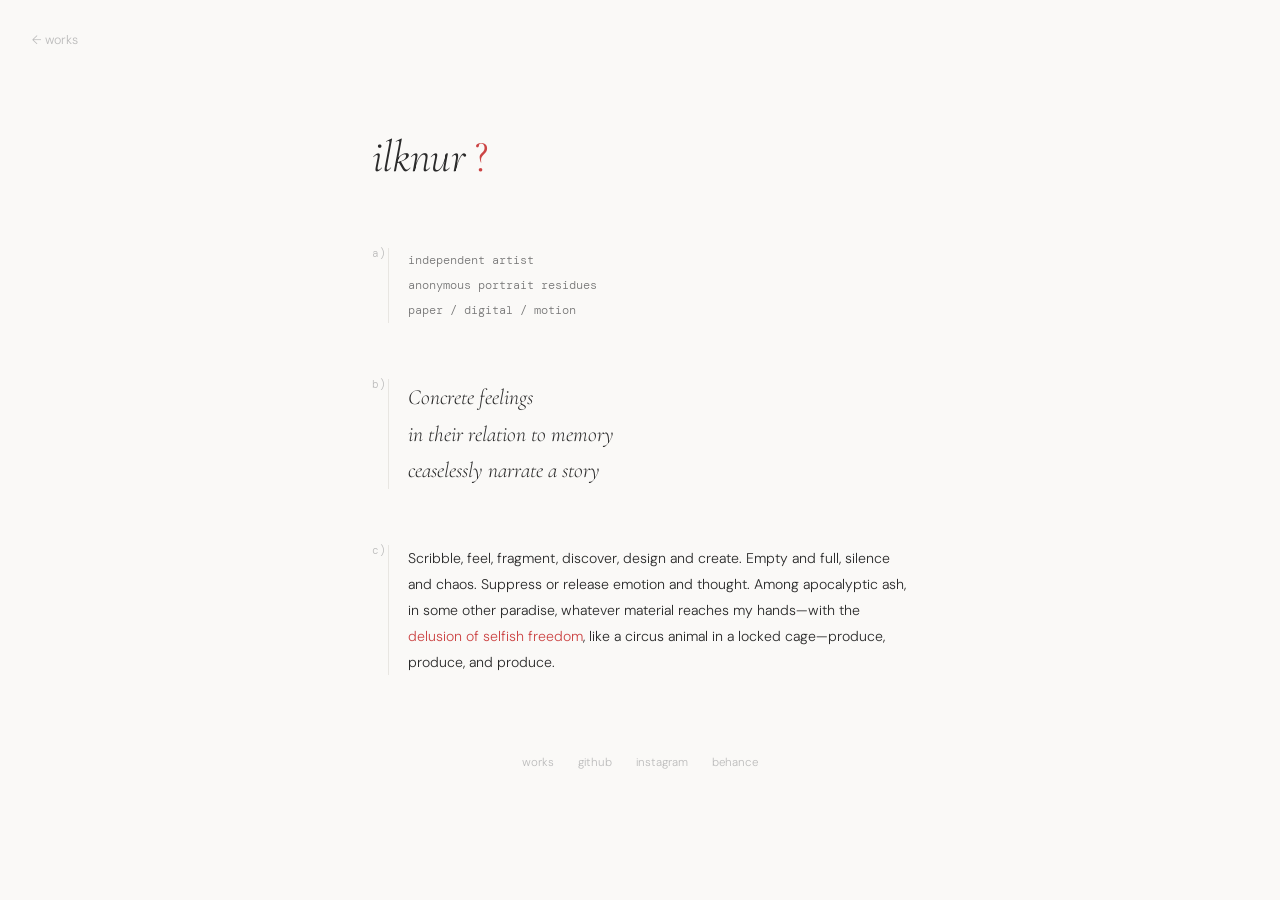
<file: about.html>
<!DOCTYPE html>
<html lang="tr">
<head>
  <meta charset="UTF-8">
  <meta name="viewport" content="width=device-width, initial-scale=1.0">
  <title>ilknur budak — about</title>
  <style>
    @import url('https://fonts.googleapis.com/css2?family=DM+Sans:ital,wght@0,300;0,400;0,500;1,300;1,400&family=DM+Mono:wght@300;400&family=Cormorant+Garamond:ital,wght@0,300;0,400;1,300;1,400&display=swap');

    * { margin: 0; padding: 0; box-sizing: border-box; }

    :root {
      --fg: #2a2a2a;
      --fg-soft: #777;
      --fg-faint: #bbb;
      --bg: #faf9f7;
      --accent: #c44;
      --line: #e8e6e2;
    }

    body {
      background: var(--bg);
      color: var(--fg);
      font-family: 'DM Sans', sans-serif;
      -webkit-font-smoothing: antialiased;
      min-height: 100vh;
      display: flex;
      align-items: center;
      justify-content: center;
    }

    .page {
      max-width: 600px;
      margin: 0 auto;
      padding: 100px 32px;
    }

    /* ── back ── */
    .back {
      position: fixed;
      top: 32px;
      left: 32px;
      font-size: 0.78rem;
      font-weight: 300;
      color: var(--fg-faint);
      text-decoration: none;
      transition: color 0.2s;
    }

    .back:hover { color: var(--fg); }

    /* ── name ── */
    .name {
      font-family: 'Cormorant Garamond', serif;
      font-size: 2.8rem;
      font-weight: 300;
      font-style: italic;
      letter-spacing: -0.02em;
      margin-bottom: 8px;
    }

    .name .q {
      font-style: normal;
      color: var(--accent);
      font-weight: 300;
    }

    /* ── sections ── */
    .sections {
      margin-top: 64px;
      display: grid;
      gap: 56px;
    }

    .section {
      position: relative;
      padding-left: 36px;
    }

    .section-letter {
      position: absolute;
      left: 0;
      top: -2px;
      font-family: 'DM Mono', monospace;
      font-size: 0.7rem;
      font-weight: 300;
      color: var(--fg-faint);
    }

    .section-line {
      position: absolute;
      left: 16px;
      top: 0;
      bottom: 0;
      width: 1px;
      background: var(--line);
    }

    /* a) — siirsel, serif, italik */
    .section-a p {
      font-family: 'Cormorant Garamond', serif;
      font-size: 1.35rem;
      font-weight: 300;
      font-style: italic;
      line-height: 1.7;
      color: var(--fg);
    }

    /* b) — kisa, mono, cool */
    .section-b p {
      font-family: 'DM Mono', monospace;
      font-size: 0.78rem;
      font-weight: 300;
      line-height: 2;
      color: var(--fg-soft);
    }

    /* c) — manifesto, sans, yogun */
    .section-c p {
      font-family: 'DM Sans', sans-serif;
      font-size: 0.88rem;
      font-weight: 300;
      line-height: 1.85;
      color: var(--fg);
    }

    .section-c p .hot {
      color: var(--accent);
    }

    /* ── footer ── */
    footer {
      margin-top: 80px;
      text-align: center;
    }

    footer a {
      font-size: 0.72rem;
      font-weight: 300;
      color: var(--fg-faint);
      text-decoration: none;
      transition: color 0.2s;
    }

    footer a:hover { color: var(--accent); }

    footer .links {
      display: flex;
      justify-content: center;
      gap: 24px;
    }

    /* ── responsive ── */
    @media (max-width: 600px) {
      .page { padding: 80px 20px; }
      .name { font-size: 2rem; }
      .section-a p { font-size: 1.15rem; }
    }
  </style>
</head>
<body>

  <a href="index.html" class="back">&larr; works</a>

  <div class="page">

    <h1 class="name">ilknur <span class="q">?</span></h1>

    <div class="sections">

      <div class="section section-b">
        <span class="section-letter">a)</span>
        <div class="section-line"></div>
        <p>
          independent artist<br>
          anonymous portrait residues<br>
          paper / digital / motion
        </p>
      </div>

      <div class="section section-a">
        <span class="section-letter">b)</span>
        <div class="section-line"></div>
        <p>
          Concrete feelings<br>
          in their relation to memory<br>
          ceaselessly narrate a story
        </p>
      </div>

      <div class="section section-c">
        <span class="section-letter">c)</span>
        <div class="section-line"></div>
        <p>
          Scribble, feel, fragment, discover, design and create. Empty and full, silence and chaos. Suppress or release emotion and thought. Among apocalyptic ash, in some other paradise, whatever material reaches my hands—with the <span class="hot">delusion of selfish freedom</span>, like a circus animal in a locked cage—produce, produce, and produce.
        </p>
      </div>

    </div>

    <footer>
      <div class="links">
        <a href="index.html">works</a>
        <a href="https://github.com/illlknurbudak">github</a>
        <a href="https://www.instagram.com/llkn0r/">instagram</a>
        <a href="https://www.behance.net/illlknurbudak">behance</a>
      </div>
    </footer>

  </div>

</body>
</html>
</file>
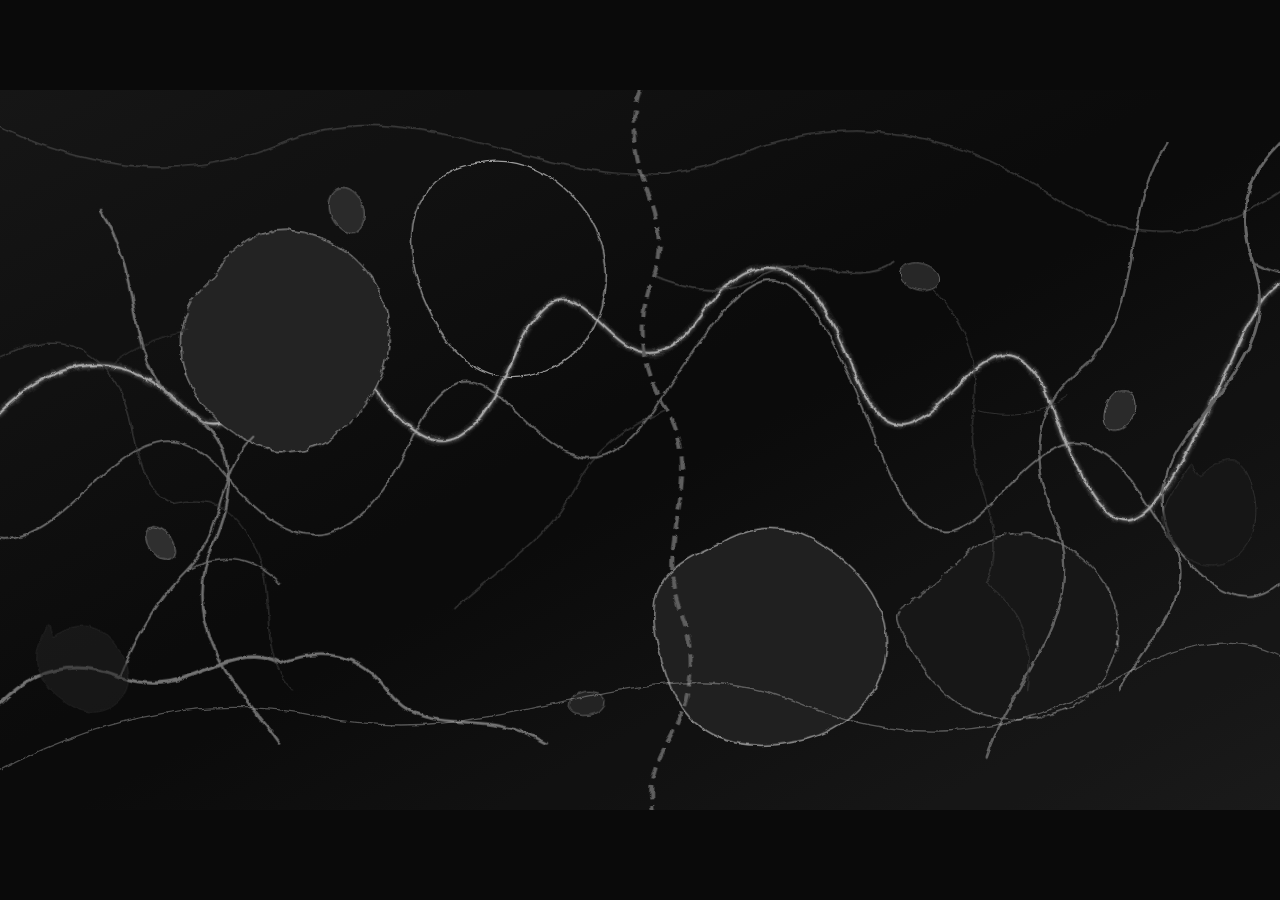
<file: biomorphic.html>
<!DOCTYPE html>
<html lang="tr">
<head>
  <meta charset="UTF-8">
  <meta name="viewport" content="width=1920, height=1080">
  <title>Biomorphic Flow</title>
  <style>
    * { margin: 0; padding: 0; box-sizing: border-box; }
    body {
      background: #0a0a0a;
      overflow: hidden;
      display: flex;
      align-items: center;
      justify-content: center;
      min-height: 100vh;
    }
    svg {
      width: 100vw;
      height: 56.25vw;
      max-height: 100vh;
      max-width: 177.78vh;
    }

    /* Flowing wave animations */
    .flow-primary {
      animation: waveDrift 12s ease-in-out infinite;
      transform-origin: center;
    }
    .flow-secondary {
      animation: waveDrift 15s ease-in-out infinite reverse;
      transform-origin: center;
    }

    @keyframes waveDrift {
      0%, 100% { transform: translateY(0) translateX(0); }
      25% { transform: translateY(-15px) translateX(10px); }
      50% { transform: translateY(5px) translateX(-8px); }
      75% { transform: translateY(-8px) translateX(12px); }
    }

    /* Breathing blob animations */
    .blob {
      animation: breathe 8s ease-in-out infinite;
      transform-origin: center;
    }
    .blob-2 {
      animation: breathe 10s ease-in-out infinite;
      animation-delay: -3s;
    }

    @keyframes breathe {
      0%, 100% { transform: scale(1) rotate(0deg); }
      30% { transform: scale(1.08) rotate(2deg); }
      60% { transform: scale(0.95) rotate(-1deg); }
    }

    /* Tendril sway */
    .tendril {
      animation: sway 7s ease-in-out infinite;
      transform-origin: top center;
    }
    .tendril-2 {
      animation: sway 9s ease-in-out infinite reverse;
      transform-origin: top center;
    }

    @keyframes sway {
      0%, 100% { transform: rotate(0deg) translateX(0); }
      33% { transform: rotate(3deg) translateX(15px); }
      66% { transform: rotate(-2deg) translateX(-10px); }
    }

    /* Root growth pulse */
    .roots {
      animation: rootPulse 6s ease-in-out infinite;
    }
    .roots-2 {
      animation: rootPulse 8s ease-in-out infinite;
      animation-delay: -2s;
    }

    @keyframes rootPulse {
      0%, 100% { stroke-width: 5; opacity: 0.8; }
      50% { stroke-width: 6; opacity: 1; }
    }

    /* Vein pulse */
    .vein {
      animation: veinFlow 4s ease-in-out infinite;
    }

    @keyframes veinFlow {
      0%, 100% { stroke-dashoffset: 0; opacity: 0.6; }
      50% { stroke-dashoffset: 50; opacity: 0.9; }
    }

    /* Floating particles */
    .particle {
      animation: float 10s ease-in-out infinite;
    }
    .particle-1 { animation-delay: 0s; }
    .particle-2 { animation-delay: -2s; }
    .particle-3 { animation-delay: -4s; }
    .particle-4 { animation-delay: -6s; }
    .particle-5 { animation-delay: -8s; }

    @keyframes float {
      0%, 100% { transform: translateY(0) rotate(0deg); opacity: 0.7; }
      25% { transform: translateY(-20px) rotate(5deg); opacity: 0.9; }
      50% { transform: translateY(-5px) rotate(-3deg); opacity: 0.6; }
      75% { transform: translateY(-15px) rotate(2deg); opacity: 0.85; }
    }

    /* Mycelium shimmer */
    .mycelium {
      animation: shimmer 5s ease-in-out infinite;
    }
    .mycelium-2 {
      animation: shimmer 6s ease-in-out infinite;
      animation-delay: -2.5s;
    }

    @keyframes shimmer {
      0%, 100% { opacity: 0.3; stroke-width: 1.5; }
      50% { opacity: 0.7; stroke-width: 2; }
    }

    /* Cellular morph */
    .cell {
      animation: morph 12s ease-in-out infinite;
      transform-origin: center;
    }
    .cell-2 {
      animation: morph 14s ease-in-out infinite;
      animation-delay: -5s;
    }

    @keyframes morph {
      0%, 100% { transform: scale(1) skewX(0deg); }
      25% { transform: scale(1.05) skewX(2deg); }
      50% { transform: scale(0.97) skewX(-1deg); }
      75% { transform: scale(1.03) skewX(1deg); }
    }

    /* Sweep drift */
    .sweep {
      animation: sweepMove 20s linear infinite;
    }
    .sweep-top {
      animation: sweepMove 25s linear infinite reverse;
    }

    @keyframes sweepMove {
      0% { transform: translateX(-30px); }
      100% { transform: translateX(30px); }
    }

    /* Background subtle pulse */
    .bg-pulse {
      animation: bgPulse 8s ease-in-out infinite;
    }

    @keyframes bgPulse {
      0%, 100% { opacity: 1; }
      50% { opacity: 0.92; }
    }

    /* Grain flicker */
    .grain {
      animation: grainFlicker 0.5s steps(2) infinite;
    }

    @keyframes grainFlicker {
      0%, 100% { opacity: 0.12; }
      50% { opacity: 0.18; }
    }
  </style>
</head>
<body>

<svg xmlns="http://www.w3.org/2000/svg" viewBox="0 0 1920 1080">
  <defs>
    <filter id="grunge" x="-20%" y="-20%" width="140%" height="140%">
      <feTurbulence type="fractalNoise" baseFrequency="0.04" numOctaves="5" result="noise"/>
      <feDisplacementMap in="SourceGraphic" in2="noise" scale="8" xChannelSelector="R" yChannelSelector="G"/>
    </filter>

    <filter id="roughEdge" x="-10%" y="-10%" width="120%" height="120%">
      <feTurbulence type="turbulence" baseFrequency="0.05" numOctaves="3" result="noise"/>
      <feDisplacementMap in="SourceGraphic" in2="noise" scale="4"/>
    </filter>

    <filter id="grain">
      <feTurbulence type="fractalNoise" baseFrequency="0.7" numOctaves="4" stitchTiles="stitch" result="noise"/>
      <feColorMatrix type="saturate" values="0"/>
      <feBlend in="SourceGraphic" mode="multiply"/>
    </filter>

    <filter id="glow">
      <feGaussianBlur stdDeviation="3" result="blur"/>
      <feMerge>
        <feMergeNode in="blur"/>
        <feMergeNode in="SourceGraphic"/>
      </feMerge>
    </filter>

    <linearGradient id="fadeGrad" x1="0%" y1="0%" x2="100%" y2="100%">
      <stop offset="0%" style="stop-color:#1a1a1a"/>
      <stop offset="50%" style="stop-color:#0d0d0d"/>
      <stop offset="100%" style="stop-color:#1f1f1f"/>
    </linearGradient>
  </defs>

  <!-- Background -->
  <rect class="bg-pulse" width="1920" height="1080" fill="url(#fadeGrad)"/>

  <g filter="url(#grunge)">

    <!-- Primary organic flow -->
    <path class="flow-primary" d="M-50 540
             Q 120 320, 280 480
             C 380 580, 420 280, 520 400
             S 680 620, 780 380
             C 880 180, 920 520, 1050 340
             Q 1180 160, 1280 420
             C 1380 680, 1480 220, 1580 480
             S 1720 680, 1850 400
             Q 1970 120, 2000 540"
          fill="none" stroke="#e8e8e8" stroke-width="3" opacity="0.9" filter="url(#glow)"/>

    <!-- Secondary wave -->
    <path class="flow-secondary" d="M-80 620
             C 80 820, 180 380, 340 580
             Q 500 780, 620 520
             C 740 260, 820 720, 980 480
             S 1180 180, 1320 540
             C 1460 900, 1540 320, 1720 620
             Q 1900 920, 2000 580"
          fill="none" stroke="#c0c0c0" stroke-width="2.5" opacity="0.7"/>

    <!-- Organic blobs -->
    <path class="blob" d="M320 280
             Q 380 180, 480 220
             C 580 260, 620 380, 540 480
             Q 460 580, 360 520
             C 260 460, 240 340, 320 280"
          fill="#2a2a2a" stroke="#d0d0d0" stroke-width="1.5" filter="url(#roughEdge)"/>

    <path class="blob-2" d="M1420 720
             Q 1520 620, 1620 700
             C 1720 780, 1680 920, 1560 940
             Q 1440 960, 1380 860
             C 1320 760, 1340 800, 1420 720"
          fill="#1f1f1f" stroke="#b8b8b8" stroke-width="1.5" filter="url(#roughEdge)"/>

    <!-- Tendrils -->
    <path class="tendril" d="M150 180
             C 220 280, 180 420, 280 480
             Q 380 540, 320 680
             C 260 820, 380 920, 420 980"
          fill="none" stroke="#a0a0a0" stroke-width="4" stroke-linecap="round" opacity="0.8"/>

    <path class="tendril-2" d="M1750 80
             C 1680 180, 1720 340, 1620 420
             Q 1520 500, 1580 640
             C 1640 780, 1520 880, 1480 1000"
          fill="none" stroke="#909090" stroke-width="3.5" stroke-linecap="round" opacity="0.75"/>

    <!-- Cellular structures -->
    <path class="cell" d="M680 120
             Q 780 80, 860 160
             C 940 240, 920 380, 820 420
             Q 720 460, 660 360
             C 600 260, 600 160, 680 120"
          fill="none" stroke="#d8d8d8" stroke-width="2" opacity="0.85"/>

    <path class="cell-2" d="M1080 680
             Q 1180 620, 1280 720
             C 1380 820, 1320 960, 1180 980
             Q 1040 1000, 1000 880
             C 960 760, 980 720, 1080 680"
          fill="#252525" stroke="#c8c8c8" stroke-width="1.8"/>

    <!-- Root branches -->
    <g class="roots" stroke="#888888" fill="none" stroke-linecap="round">
      <path d="M0 920 Q 80 840, 180 880 C 280 920, 340 820, 420 860" stroke-width="5"/>
      <path d="M180 880 Q 220 780, 280 720 C 340 660, 320 580, 380 520" stroke-width="3"/>
      <path d="M280 720 Q 360 680, 420 740" stroke-width="2"/>
      <path d="M420 860 Q 520 820, 580 900 C 640 980, 720 920, 820 980" stroke-width="4"/>
    </g>

    <g class="roots-2" stroke="#787878" fill="none" stroke-linecap="round" transform="translate(1200, -100)">
      <path d="M720 180 Q 640 260, 680 360 C 720 460, 640 540, 580 620" stroke-width="4.5"/>
      <path d="M680 360 Q 760 400, 820 340 C 880 280, 920 360, 980 320" stroke-width="3"/>
      <path d="M580 620 Q 520 700, 560 780 C 600 860, 520 920, 480 1000" stroke-width="3.5"/>
    </g>

    <!-- Vein structures -->
    <path class="vein" d="M960 0
             C 920 120, 1020 180, 980 280
             Q 940 380, 1000 480
             C 1060 580, 980 680, 1020 780
             Q 1060 880, 1000 980
             C 940 1080, 1020 1120, 980 1200"
          fill="none" stroke="#707070" stroke-width="6" stroke-dasharray="20 10"/>

    <path d="M980 280 Q 1080 320, 1140 280 C 1200 240, 1280 300, 1340 260"
          fill="none" stroke="#686868" stroke-width="2.5" opacity="0.7"/>
    <path d="M1000 480 Q 900 520, 860 600 C 820 680, 740 720, 680 780"
          fill="none" stroke="#606060" stroke-width="2" opacity="0.65"/>

    <!-- Floating particles -->
    <ellipse class="particle particle-1" cx="520" cy="180" rx="25" ry="35" fill="#333" stroke="#aaa" stroke-width="1"
             transform="rotate(-20 520 180)"/>
    <ellipse class="particle particle-2" cx="1380" cy="280" rx="30" ry="20" fill="#2d2d2d" stroke="#999" stroke-width="1"
             transform="rotate(15 1380 280)"/>
    <ellipse class="particle particle-3" cx="240" cy="680" rx="18" ry="28" fill="#383838" stroke="#b0b0b0" stroke-width="1"
             transform="rotate(-35 240 680)"/>
    <ellipse class="particle particle-4" cx="1680" cy="480" rx="22" ry="32" fill="#303030" stroke="#a8a8a8" stroke-width="1"
             transform="rotate(25 1680 480)"/>
    <ellipse class="particle particle-5" cx="880" cy="920" rx="28" ry="18" fill="#2b2b2b" stroke="#9a9a9a" stroke-width="1"
             transform="rotate(-10 880 920)"/>

    <!-- Mycelium -->
    <g class="mycelium" stroke="#585858" fill="none" stroke-linecap="round">
      <path d="M0 400 Q 100 350, 160 420 C 220 490, 180 580, 260 620" stroke-width="1.5"/>
      <path d="M160 420 Q 200 380, 280 360" stroke-width="1"/>
      <path d="M260 620 Q 340 600, 380 680 C 420 760, 380 840, 440 900" stroke-width="1.2"/>
    </g>

    <g class="mycelium-2" stroke="#505050" fill="none" stroke-linecap="round" transform="translate(1400, 0)">
      <path d="M0 300 Q 80 380, 60 480 C 40 580, 120 640, 80 740" stroke-width="1.5"/>
      <path d="M60 480 Q 140 500, 200 460" stroke-width="1"/>
      <path d="M80 740 Q 160 800, 140 900" stroke-width="1.2"/>
    </g>

    <!-- Sweeps -->
    <path class="sweep" d="M-100 1080
             Q 200 880, 480 940
             C 760 1000, 960 820, 1200 920
             Q 1440 1020, 1680 880
             C 1920 740, 2020 920, 2100 1080"
          fill="none" stroke="#e0e0e0" stroke-width="2" opacity="0.4"/>

    <path class="sweep-top" d="M-100 0
             Q 180 180, 420 80
             C 660 -20, 860 200, 1100 100
             Q 1340 0, 1580 160
             C 1820 320, 2000 80, 2100 0"
          fill="none" stroke="#d0d0d0" stroke-width="1.8" opacity="0.35"/>

    <!-- Background shapes -->
    <path class="blob" d="M1800 580
             Q 1860 520, 1880 600
             C 1900 680, 1840 740, 1780 700
             Q 1720 660, 1760 600
             C 1800 540, 1780 560, 1800 580"
          fill="#222" stroke="#666" stroke-width="1" opacity="0.6"/>

    <path class="blob-2" d="M80 820
             Q 140 780, 180 840
             C 220 900, 160 960, 100 920
             Q 40 880, 60 830
             C 80 780, 70 810, 80 820"
          fill="#262626" stroke="#5a5a5a" stroke-width="1" opacity="0.55"/>

  </g>

  <!-- Grain overlay -->
  <rect class="grain" width="1920" height="1080" filter="url(#grain)" opacity="0.15"/>

</svg>

</body>
</html>
</file>
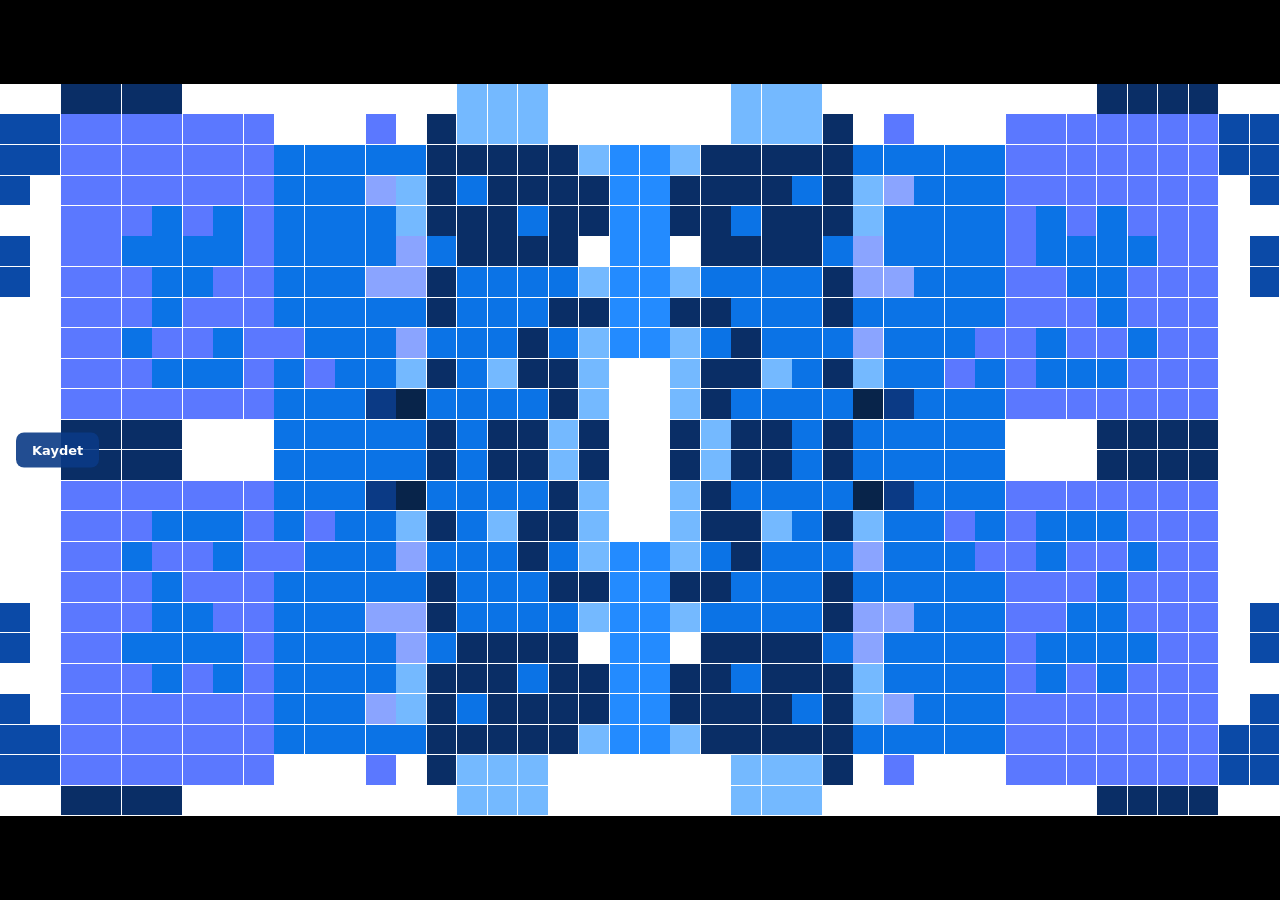
<file: generative-grid.html>
<!doctype html>
<html lang="tr">
<head>
  <meta charset="utf-8" />
  <meta name="viewport" content="width=device-width,initial-scale=1" />
  <title>Generative Grid</title>
  <style>
    :root{ --paper:#ffffff; }
    *{ box-sizing:border-box; margin:0; padding:0; }
    html,body{ height:100%; overflow:hidden; }

    body{
      background:#000;
      display:flex;
      align-items:center;
      justify-content:center;
    }

    canvas{
      display:block;
      width:100vw;
      height:auto;
      max-height:100vh;
      image-rendering:pixelated;
      image-rendering:crisp-edges;
    }

    .save-btn{
      position:fixed;
      top:50%;
      left:16px;
      transform:translateY(-50%);
      padding:10px 16px;
      border:none;
      border-radius:8px;
      background:rgba(11,58,133,0.9);
      color:#fff;
      font-size:13px;
      font-weight:600;
      cursor:pointer;
      z-index:10;
      transition:background 0.2s;
      font-family:system-ui,sans-serif;
    }
    .save-btn:hover{ background:rgba(35,139,255,0.9); }
    .save-btn.recording{
      background:rgba(200,30,30,0.9);
      cursor:default;
    }
  </style>
</head>
<body>
  <canvas id="poster"></canvas>
  <button class="save-btn" id="saveBtn">Kaydet</button>

  <script>
  (() => {
    "use strict";

    /* ---------- Canvas ---------- */
    const canvas = document.getElementById("poster");
    const ctx = canvas.getContext("2d", { alpha:false });

    /* ---------- Colors ---------- */
    const PAPER = "#ffffff";
    const PALETTE = [
      "#06101f","#071a2f","#08244a","#0a2e66","#0b3a85",
      "#0b4aa7","#0b5fcb","#0b73e6","#238bff","#4aa3ff",
      "#74b9ff","#9fd0ff","#bfe3ff","#d7f0ff","#8aa4ff",
      "#5b78ff","#2b4dff"
    ];
    const PAPER_I = PALETTE.length;

    /* ---------- Grid (landscape 16:9) ---------- */
    const BASE_W = 1920;
    const BASE_H = 1080;
    const GRID_Y = 24;
    const GAP = 1;

    const cell = Math.floor(BASE_H / GRID_Y);
    const W = Math.floor(BASE_W / cell);
    const H = Math.floor(BASE_H / cell);
    const size = cell - GAP;

    // Canvas boyutunu grid'e birebir oturt
    canvas.width  = W * cell;
    canvas.height = H * cell;
    ctx.imageSmoothingEnabled = false;

    const qW = Math.ceil(W / 2);
    const qH = Math.ceil(H / 2);

    /* ---------- RNG ---------- */
    function rng(seed){
      return () => (seed = (seed * 1664525 + 1013904223) >>> 0) / 4294967296;
    }
    let R = rng((Date.now() ^ ((Math.random()*1e9)>>>0)) >>> 0);

    /* ---------- Helpers ---------- */
    const mirror = (i,n) => (i < n/2 ? i : n - 1 - i);
    const idx = (x,y,w) => y*w + x;

    function hash32(x, y, seed){
      let h = (x * 374761393 + y * 668265263 + seed * 2654435761) >>> 0;
      h ^= h >>> 13; h = Math.imul(h, 1274126177) >>> 0;
      h ^= h >>> 16;
      return h >>> 0;
    }

    /* ---------- State ---------- */
    let state = new Uint8Array(qW * qH);
    let nextState = new Uint8Array(qW * qH);

    function randomColor(){
      return (R() < 0.28) ? PAPER_I : Math.floor(R() * PALETTE.length);
    }

    function stampRect(target, minW, maxW, minH, maxH){
      const maxRW = Math.min(maxW, qW);
      const maxRH = Math.min(maxH, qH);
      const rw = Math.min(qW, minW + Math.floor(R() * (maxRW - minW + 1)));
      const rh = Math.min(qH, minH + Math.floor(R() * (maxRH - minH + 1)));

      const rx = Math.floor(R() * Math.max(1, (qW - rw + 1)));
      const ry = Math.floor(R() * Math.max(1, (qH - rh + 1)));
      const col = randomColor();

      for(let y=ry; y<ry+rh; y++){
        for(let x=rx; x<rx+rw; x++){
          if (R() < 0.90) target[idx(x,y,qW)] = col;
        }
      }
    }

    function initState(){
      state.fill(PAPER_I);
      for(let i=0;i<20;i++) stampRect(state, 2, 6, 2, 7);
      for(let i=0;i<9;i++) stampRect(state, 4, 10, 7, 15);
      for(let i=0;i<3;i++) stampRect(state, 6, 12, 10, 18);
    }

    function evolve(from, out){
      out.set(from);

      // Bitiş: her evolve'da hücrelerin %40'ını beyaza çevir (agresif erime)
      if(fadingOut){
        const erode = Math.floor(qW * qH * 0.40);
        for(let i=0; i<erode; i++){
          out[Math.floor(R() * qW * qH)] = PAPER_I;
        }
        return;
      }

      const mutations = 5 + Math.floor(R() * 10);
      for(let i=0;i<mutations;i++){
        const x = Math.floor(R() * qW);
        const y = Math.floor(R() * qH);
        out[idx(x,y,qW)] = randomColor();
      }

      const stamps = 1 + Math.floor(R() * 2);
      for(let i=0;i<stamps;i++) stampRect(out, 2, 5, 2, 5);

      if (R() < 0.30) stampRect(out, 3, 7, 4, 9);
      if (R() < 0.12) stampRect(out, 5, 10, 6, 13);

      const breaths = Math.floor(qW * qH * 0.025);
      for(let i=0;i<breaths;i++){
        const k = Math.floor(R() * qW * qH);
        if (R() < 0.45) out[k] = PAPER_I;
      }

      if (R() < 0.25){
        const row = Math.floor(R() * qH);
        const dir = R() < 0.5 ? -1 : 1;
        const base = row * qW;
        if (dir === 1){
          const last = out[base + qW - 1];
          for(let x=qW-1; x>0; x--) out[base + x] = out[base + x - 1];
          out[base] = last;
        } else {
          const first = out[base];
          for(let x=0; x<qW-1; x++) out[base + x] = out[base + x + 1];
          out[base + qW - 1] = first;
        }
      }
    }

    /* ========== WEB AUDIO — One-Shot Trigger ========== */
    // Hücre değiştiğinde TEK SEFER kısa ses (pluck/ping).
    // Beyaz = sessizlik. Hold = sessizlik. Dissolve = ritim.

    // 17 renk: frekans + dalga + decay süresi (ms)
    // Koyu = uzun decay (bass pluck), açık = kısa decay (ping)
    const VOICES = [
      { f: 130.81, w:"sine",     decay: 280 }, // 0  C3  derin pluck
      { f: 146.83, w:"sine",     decay: 260 }, // 1  D3  koyu vuruş
      { f: 164.81, w:"sine",     decay: 240 }, // 2  E3  bass ping
      { f: 174.61, w:"sine",     decay: 220 }, // 3  F3  low tap
      { f: 196,    w:"sine",     decay: 200 }, // 4  G3  bass tone
      { f: 220,    w:"triangle", decay: 180 }, // 5  A3  mid pluck
      { f: 261.63, w:"triangle", decay: 160 }, // 6  C4  mid tap
      { f: 293.66, w:"triangle", decay: 150 }, // 7  D4  mid ping
      { f: 329.63, w:"triangle", decay: 140 }, // 8  E4  bell
      { f: 392,    w:"sine",     decay: 120 }, // 9  G4  chime
      { f: 440,    w:"sine",     decay: 110 }, // 10 A4  glass
      { f: 523.25, w:"sine",     decay: 100 }, // 11 C5  tink
      { f: 587.33, w:"sine",     decay: 90  }, // 12 D5  ping
      { f: 659.26, w:"sine",     decay: 80  }, // 13 E5  tick
      { f: 349.23, w:"triangle", decay: 130 }, // 14 F4  kristal
      { f: 415.30, w:"triangle", decay: 120 }, // 15 Ab4 spark
      { f: 493.88, w:"triangle", decay: 110 }, // 16 B4  zap
    ];

    let audioCtx = null;
    let masterGain = null;
    let audioReady = false;

    function initAudio(){
      if(audioCtx) return;
      audioCtx = new (window.AudioContext || window.webkitAudioContext)();
      masterGain = audioCtx.createGain();
      masterGain.gain.value = 0.8;
      masterGain.connect(audioCtx.destination);
      audioReady = true;
    }

    // Bir renk için kısa one-shot ses tetikle
    // count = bu frame'de o renge geçen hücre sayısı → volume
    function triggerColor(colorIdx, count){
      if(!audioReady || count === 0) return;
      const v = VOICES[colorIdx];
      const now = audioCtx.currentTime;
      const decaySec = v.decay / 1000;

      const osc = audioCtx.createOscillator();
      const g = audioCtx.createGain();

      osc.type = v.w;
      osc.frequency.value = v.f;

      // Volume: çok hücre = daha yüksek, ama sınırlı
      // 1 hücre → 0.15, 10+ hücre → 0.5 civarı
      const vol = Math.min(0.5, 0.1 + Math.sqrt(count) * 0.12);

      // Envelope: hızlı attack (3ms) → decay → sessizlik
      g.gain.setValueAtTime(0, now);
      g.gain.linearRampToValueAtTime(vol, now + 0.003);
      g.gain.exponentialRampToValueAtTime(0.001, now + decaySec);

      osc.connect(g);
      g.connect(masterGain);
      osc.start(now);
      osc.stop(now + decaySec + 0.01);
    }

    // Önceki frame'in görünen grid durumu
    const prevVisible = new Uint8Array(qW * qH);
    prevVisible.fill(PAPER_I); // başta hepsi beyaz

    // Her frame: hücre değişimlerini tespit et, yeni renkleri tetikle
    function syncAudio(p){
      if(!audioReady) return;

      // Bu frame'de her renk için kaç YENİ hücre belirdi
      const newCounts = new Uint16Array(17);

      for(let y=0; y<qH; y++){
        for(let x=0; x<qW; x++){
          const k = idx(x, y, qW);
          const h = hash32(x, y, seed) / 4294967296;
          const ci = (h < p) ? nextState[k] : state[k];

          // Hücre DEĞİŞTİ ve yeni renk beyaz DEĞİL → tetikle
          if(ci !== prevVisible[k] && ci !== PAPER_I){
            newCounts[ci]++;
          }
          prevVisible[k] = ci;
        }
      }

      // Değişen her renk için one-shot tetikle
      for(let i=0; i<17; i++){
        if(newCounts[i] > 0) triggerColor(i, newCounts[i]);
      }
    }

    /* ---------- Animation ---------- */
    const TRANS_MIN = 1600, TRANS_MAX = 3000;
    const HOLD_MIN  = 400,  HOLD_MAX  = 900;

    let transitionMs = 2000;
    let holdMs = 600;

    function randomizeSpeed(){
      transitionMs = TRANS_MIN + Math.floor(R() * (TRANS_MAX - TRANS_MIN));
      holdMs       = HOLD_MIN  + Math.floor(R() * (HOLD_MAX  - HOLD_MIN));
    }

    let seed = (Date.now() >>> 0);
    let t0 = performance.now();
    let phase = "transition";

    function drawDissolve(p){
      ctx.fillStyle = PAPER;
      ctx.fillRect(0,0,canvas.width,canvas.height);

      for(let y=0; y<H; y++){
        const qy = mirror(y, H);
        const py = y * cell;

        for(let x=0; x<W; x++){
          const qx = mirror(x, W);
          const k = idx(qx, qy, qW);

          const h = hash32(qx, qy, seed) / 4294967296;
          const useNext = (h < p);
          const ci = useNext ? nextState[k] : state[k];

          ctx.fillStyle = (ci === PAPER_I) ? PAPER : PALETTE[ci];
          ctx.fillRect(x * cell, py, size, size);
        }
      }
    }

    function tick(now){
      const dt = now - t0;
      let currentP = 1;

      if (phase === "transition"){
        const transNow = fadingOut ? 800 : transitionMs;
        currentP = Math.min(1, dt / transNow);
        drawDissolve(currentP);

        if (currentP >= 1){
          const tmp = state; state = nextState; nextState = tmp;
          evolve(state, nextState);
          seed = (seed * 1103515245 + 12345) >>> 0;
          phase = "hold";
          t0 = now;
        }
      } else {
        drawDissolve(1);
        const holdNow = fadingOut ? 100 : holdMs;
        if (dt >= holdNow){
          phase = "transition";
          t0 = now;
        }
      }

      // Her frame: hücre değişimlerini dinle → tetikle
      if (audioReady) syncAudio(currentP);

      requestAnimationFrame(tick);
    }

    /* ---------- Reset (Space or click on canvas) ---------- */
    let fadingOut = false;
    let audioUnlocked = false;

    function unlockAudio(){
      if(audioUnlocked) return false;
      audioUnlocked = true;
      initAudio();
      audioCtx.resume();
      return true; // ilk tıklama sadece ses açtı
    }

    function resetComposition(){
      // İlk tıklama sadece sesi başlatır, grid'i bozmaz
      if(unlockAudio()) return;

      R = rng((Date.now() ^ ((Math.random()*1e9)>>>0)) >>> 0);
      seed = (Date.now() >>> 0);
      randomizeSpeed();
      initState();
      evolve(state, nextState);
      phase = "transition";
      t0 = performance.now();
      prevVisible.fill(PAPER_I); // ses durumunu sıfırla
    }

    canvas.addEventListener("pointerdown", resetComposition);

    window.addEventListener("keydown", (e) => {
      if (e.code === "Space"){
        e.preventDefault();
        resetComposition();
      }
    });

    /* ---------- Recording (MP4 on Safari, WebM fallback) ---------- */
    const saveBtn = document.getElementById("saveBtn");
    let isRecording = false;

    saveBtn.addEventListener("click", (e) => {
      e.stopPropagation();
      if (isRecording) return;

      isRecording = true;
      saveBtn.textContent = "30s";
      saveBtn.classList.add("recording");

      const stream = canvas.captureStream(30);

      if(audioCtx){
        const dest = audioCtx.createMediaStreamDestination();
        masterGain.connect(dest);
        for(const t of dest.stream.getAudioTracks()) stream.addTrack(t);
      }

      let mimeType, ext;
      if (MediaRecorder.isTypeSupported("video/mp4")){
        mimeType = "video/mp4";
        ext = "mp4";
      } else if (MediaRecorder.isTypeSupported("video/webm;codecs=vp9")){
        mimeType = "video/webm;codecs=vp9";
        ext = "webm";
      } else {
        mimeType = "video/webm";
        ext = "webm";
      }

      const recorder = new MediaRecorder(stream, { mimeType, videoBitsPerSecond: 8000000 });
      const chunks = [];

      recorder.ondataavailable = (e) => {
        if (e.data.size > 0) chunks.push(e.data);
      };

      recorder.onstop = () => {
        const blob = new Blob(chunks, { type: mimeType });
        const url = URL.createObjectURL(blob);
        const a = document.createElement("a");
        a.href = url;
        a.download = `generative-grid-${Date.now()}.${ext}`;
        a.click();
        URL.revokeObjectURL(url);

        isRecording = false;
        saveBtn.textContent = "Kaydet";
        saveBtn.classList.remove("recording");
      };

      // Kayıt başı: sıfırdan başla — renkler doğar, sesler doğar
      R = rng((Date.now() ^ ((Math.random()*1e9)>>>0)) >>> 0);
      seed = (Date.now() >>> 0);
      randomizeSpeed();
      initState();
      state.fill(PAPER_I);          // tamamen beyaz başla
      evolve(state, nextState);      // ilk renkler nextState'te doğar
      prevVisible.fill(PAPER_I);     // ses: hepsi yeni sayılacak
      phase = "transition";
      t0 = performance.now();
      fadingOut = false;

      recorder.start();

      const TOTAL = 30;
      const OUTRO_START = TOTAL - 4; // son 4 saniye beyaza dön

      let remaining = TOTAL;
      const countdown = setInterval(() => {
        remaining--;
        if (remaining > 0){
          saveBtn.textContent = `${remaining}s`;
        } else {
          clearInterval(countdown);
        }
      }, 1000);

      // Son 4 saniyede beyaza geçiş başlat
      setTimeout(() => { fadingOut = true; }, OUTRO_START * 1000);

      setTimeout(() => {
        clearInterval(countdown);
        fadingOut = false;
        recorder.stop();
      }, TOTAL * 1000);
    });

    /* ---------- Start ---------- */
    initState();
    evolve(state, nextState);
    requestAnimationFrame(tick);
  })();
  </script>
</body>
</html>
</file>
